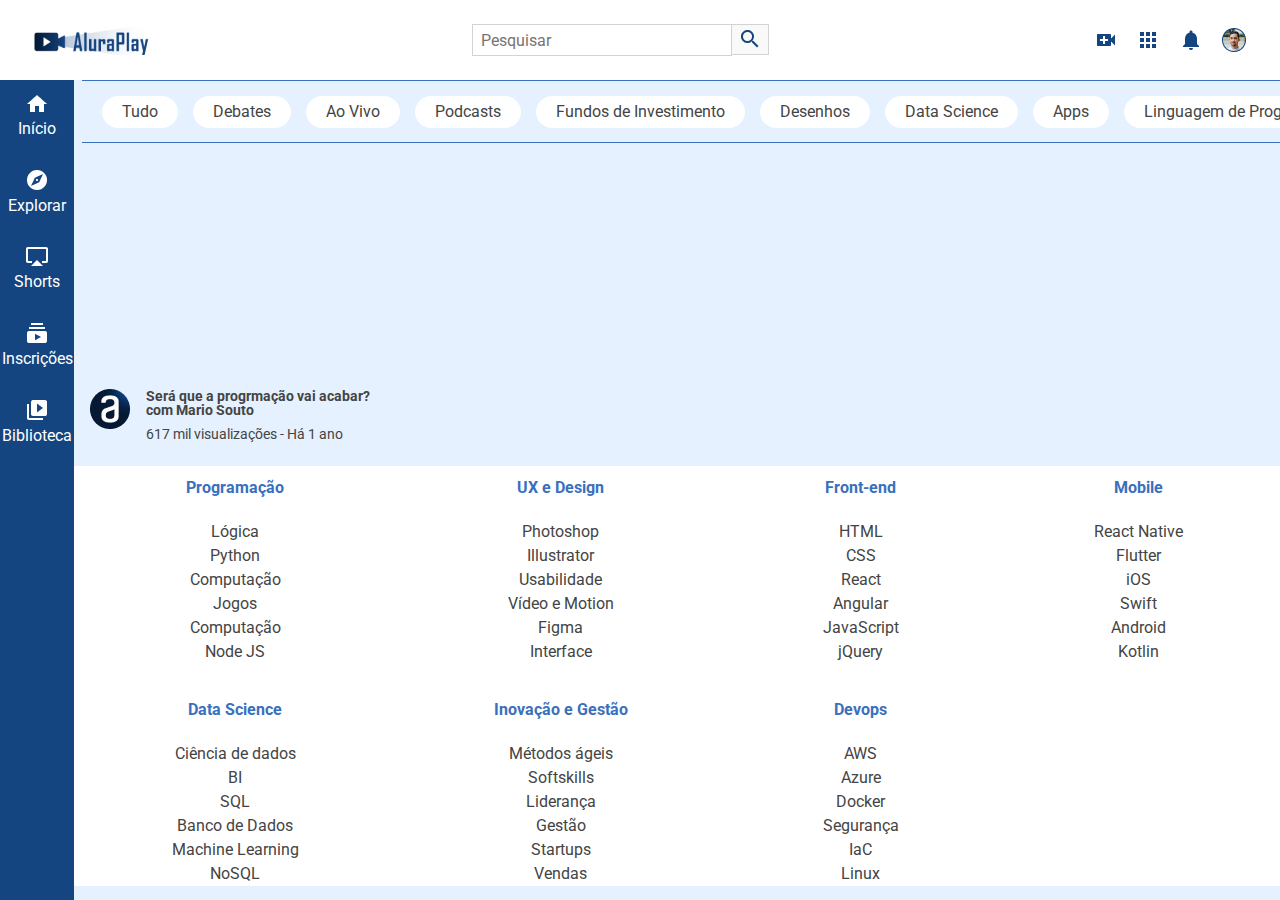
<file: index.html>
<!DOCTYPE html>
<html lang="pt-br">

<head>
    <meta charset="UTF-8">
    <meta http-equiv="X-UA-Compatible" content="IE=edge">
    <meta name="viewport" content="width=device-width, initial-scale=1.0">
    <link href="https://fonts.googleapis.com/css2?family=Roboto:wght@400;700&display=swap" rel="stylesheet">
    <link rel="stylesheet" href="./css/reset.css">
    <link rel="stylesheet" href="./css/estilos.css">
    <link rel="stylesheet" href="./css/flexbox.css">
    <title>AluraPlay</title>
    <link rel="shortcut icon" href="./img/favicon.ico" type="image/x-icon">
</head>

<body>

    <!-- Cabecalho -->
    <header>

        <nav class="cabecalho__container">

            <h1 class="logo__item" href="#"></h1>

            <div class="cabecalho__pesquisar__item">
                <form action="">
                    <input type="search" placeholder="Pesquisar" id="pesquisar" class="pesquisar__input">
                    <label for="pesquisar" class="pesquisar__label"></label>
                </form>
                <a href="#" class="cabecalho__audio"></a>
            </div>

            <div class="cabecalho__icones__item">
                <a href="#" class="cabecalho__videos"></a>
                <a href="#" class="cabecalho__apps"></a>
                <a href="#" class="cabecalho__notificacoes"></a>
                <a href="#" class="cabecalho__avatar"></a>
            </div>

        </nav>

    </header>

    <!-- Menu lateral -->

    <aside class="menu__container">
        <ul class="menu__lista">
            <li>
                <a class="menu__itens" href="#">
                    <i class="icone__inicio icone-item"></i>
                    <span>Início</span></a>
            </li>

            <li>
                <a class="menu__itens" href="#">
                    <i class="icone__explorar icone-item"></i>
                    <span>Explorar</span></a>
            </li>

            <li>
                <a class="menu__itens" href="#">
                    <i class="icone__shorts icone-item"></i>
                    <span>Shorts</span></a>
            </li>

            <li>
                <a class="menu__itens" href="#">
                    <i class="icone__inscricoes icone-item"></i>
                    <span>Inscrições</span></a>
            </li>

            <li>
                <a class="menu__itens" href="#">
                    <i class="icone__biblioteca icone-item"></i>
                    <span>Biblioteca</span></a>
            </li>
        </ul>

        <ul class="menu__lista">
            <li>
                <a class="menu__itens" href="#">
                    <i class="icone__historico icone-item"></i>
                    <span>Histórico</span></a>
            </li>

            <li>
                <a class="menu__itens" href="#">
                    <i class="icone__relogio icone-item"></i>
                    <span>Assistir mais tarde</span></a>
            </li>

            <li>
                <a class="menu__itens" href="#">
                    <i class="icone__like icone-item"></i>
                    <span>Marcados com like</span></a>
            </li>
        </ul>

        <ul class="menu__lista">
            <li>
                <a class="menu__itens" href="#">
                    <i class="icone__mostrar icone-item"></i>
                    <span>Mostrar mais 2</span></a>
            </li>

            <li>
                <a class="menu__itens" href="#">
                    <i class="icone__deschamps icone-item"></i>
                    <span>Felipe Deschamps</span></a>
            </li>

            <li>
                <a class="menu__itens" href="#">
                    <i class="icone__nerd icone-item"></i>
                    <span>Jovem Nerd</span></a>
            </li>

            <li>
                <a class="menu__itens" href="#">
                    <i class="icone__souto icone-item"></i>
                    <span>Mario Souto</span></a>
            </li>

            <li>
                <a class="menu__itens" href="#">
                    <i class="icone__iamarino icone-item"></i>
                    <span>Atila Iamarino</span></a>
            </li>

            <li>
                <a class="menu__itens" href="#">
                    <i class="icone__ballerini icone-item"></i>
                    <span>Rafaella Ballerini</span></a>
            </li>

            <li>
                <a class="menu__itens" href="#">
                    <i class="icone__gaveta icone-item"></i>
                    <span>Gaveta</span></a>
            </li>

            <li>
                <a class="menu__itens" href="#">
                    <i class="icone__alura icone-item"></i>
                    <span>Alura</span></a>
            </li>

            <li>
                <a class="menu__itens inscricoes" href="#">INSCRIÇÕES</a>
            </li>
        </ul>

        <ul class="menu__lista">
            <li class="jogos">
                <a class="menu__itens" href="#">
                    <i class="icone__jogos icone-item"></i>
                    <span>Jogos</span></a>
            </li>

            <li class="filmes">
                <a class="menu__itens" href="#">
                    <i class="icone__filmes icone-item"></i>
                    <span>Filmes</span></a>
            </li>
            <li class="premium">
                <a class="menu__itens" href="#">
                    <i class="icone__videos icone-item"></i>
                    <span>Vídeo Premium</span></a>
            </li>

            <li class="menu__itens maispagina">
                <a href="#">MAIS DA PÁGINA</a>
            </li>
        </ul>
    </aside>

    <!-- Seção superior -->

    <section class="superior__secao__container">
        <a class="superior__item" href="#">Tudo</a>
        <a class="superior__item" href="#">Debates</a>
        <a class="superior__item" href="#">Ao Vivo</a>
        <a class="superior__item" href="#">Podcasts</a>
        <a class="superior__item" href="#">Fundos de Investimento</a>
        <a class="superior__item" href="#">Desenhos</a>
        <a class="superior__item" href="#">Data Science</a>
        <a class="superior__item" href="#">Apps</a>
        <a class="superior__item" href="#">Linguagem de Programação</a>
        <a class="superior__item" href="#">Ciência da Computação</a>
        <a class="superior__item" href="#">Marketing</a>
    </section>

    <!-- Vídeos -->

    <ul class="videos__container">
        <li class="videos__item">
            <iframe width="100%" height="72%" src="https://www.youtube.com/embed/_G_8_ekdkyA?si=Jtv7BzeEpWppjW6T" title="YouTube video player" frameborder="0" allow="accelerometer; autoplay; clipboard-write; encrypted-media; gyroscope; picture-in-picture; web-share" allowfullscreen></iframe>
            <div class="descricao-video">
                <img src="./img/videos/Ellipse 11.png" alt="Logo do canal Alura Cursos Online">
                <h3>Será que a progrmação vai acabar? com Mario Souto</h3>
                <p>617 mil visualizações - Há 1 ano</p>
            </div>
        </li>
    </ul>

    <!-- <Seção rodapé> -->
    <footer class="rodape__container">
        <section>
            <h2 class="rodape__titulo">Programação</h2>
            <p class="rodape__texto">Lógica</p>
            <p>Python</p>
            <p>Computação</p>
            <p>Jogos</p>
            <p>Computação</p>
            <p>Node JS</p>
        </section>

        <section>
            <h2 class="rodape__titulo">Data Science</h2>
            <p class="rodape__texto">Ciência de dados</p>
            <p>BI</p>
            <p>SQL</p>
            <p>Banco de Dados</p>
            <p>Machine Learning</p>
            <p>NoSQL</p>
        </section>

        <section>
            <h2 class="rodape__titulo">UX e Design</h2>
            <p class="rodape__texto">Photoshop</p>
            <p>Illustrator</p>
            <p>Usabilidade</p>
            <p>Vídeo e Motion</p>
            <p>Figma</p>
            <p>Interface</p>
        </section>

        <section>
            <h2 class="rodape__titulo">Inovação e Gestão</h2>
            <p class="rodape__texto">Métodos ágeis</p>
            <p>Softskills</p>
            <p>Liderança</p>
            <p>Gestão</p>
            <p>Startups</p>
            <p>Vendas</p>
        </section>

        <section>
            <h2 class="rodape__titulo">Front-end</h2>
            <p class="rodape__texto">HTML</p>
            <p>CSS</p>
            <p>React</p>
            <p>Angular</p>
            <p>JavaScript</p>
            <p>jQuery</p>
        </section>

        <section>
            <h2 class="rodape__titulo">Devops</h2>
            <p class="rodape__texto">AWS</p>
            <p>Azure</p>
            <p>Docker</p>
            <p>Segurança</p>
            <p>IaC</p>
            <p>Linux</p>
        </section>

        <section>
            <h2 class="rodape__titulo">Mobile</h2>
            <p class="rodape__texto">React Native</p>
            <p>Flutter</p>
            <p>iOS</p>
            <p>Swift</p>
            <p>Android</p>
            <p>Kotlin</p>
        </section>
    </footer>

</body>

</html>
</file>
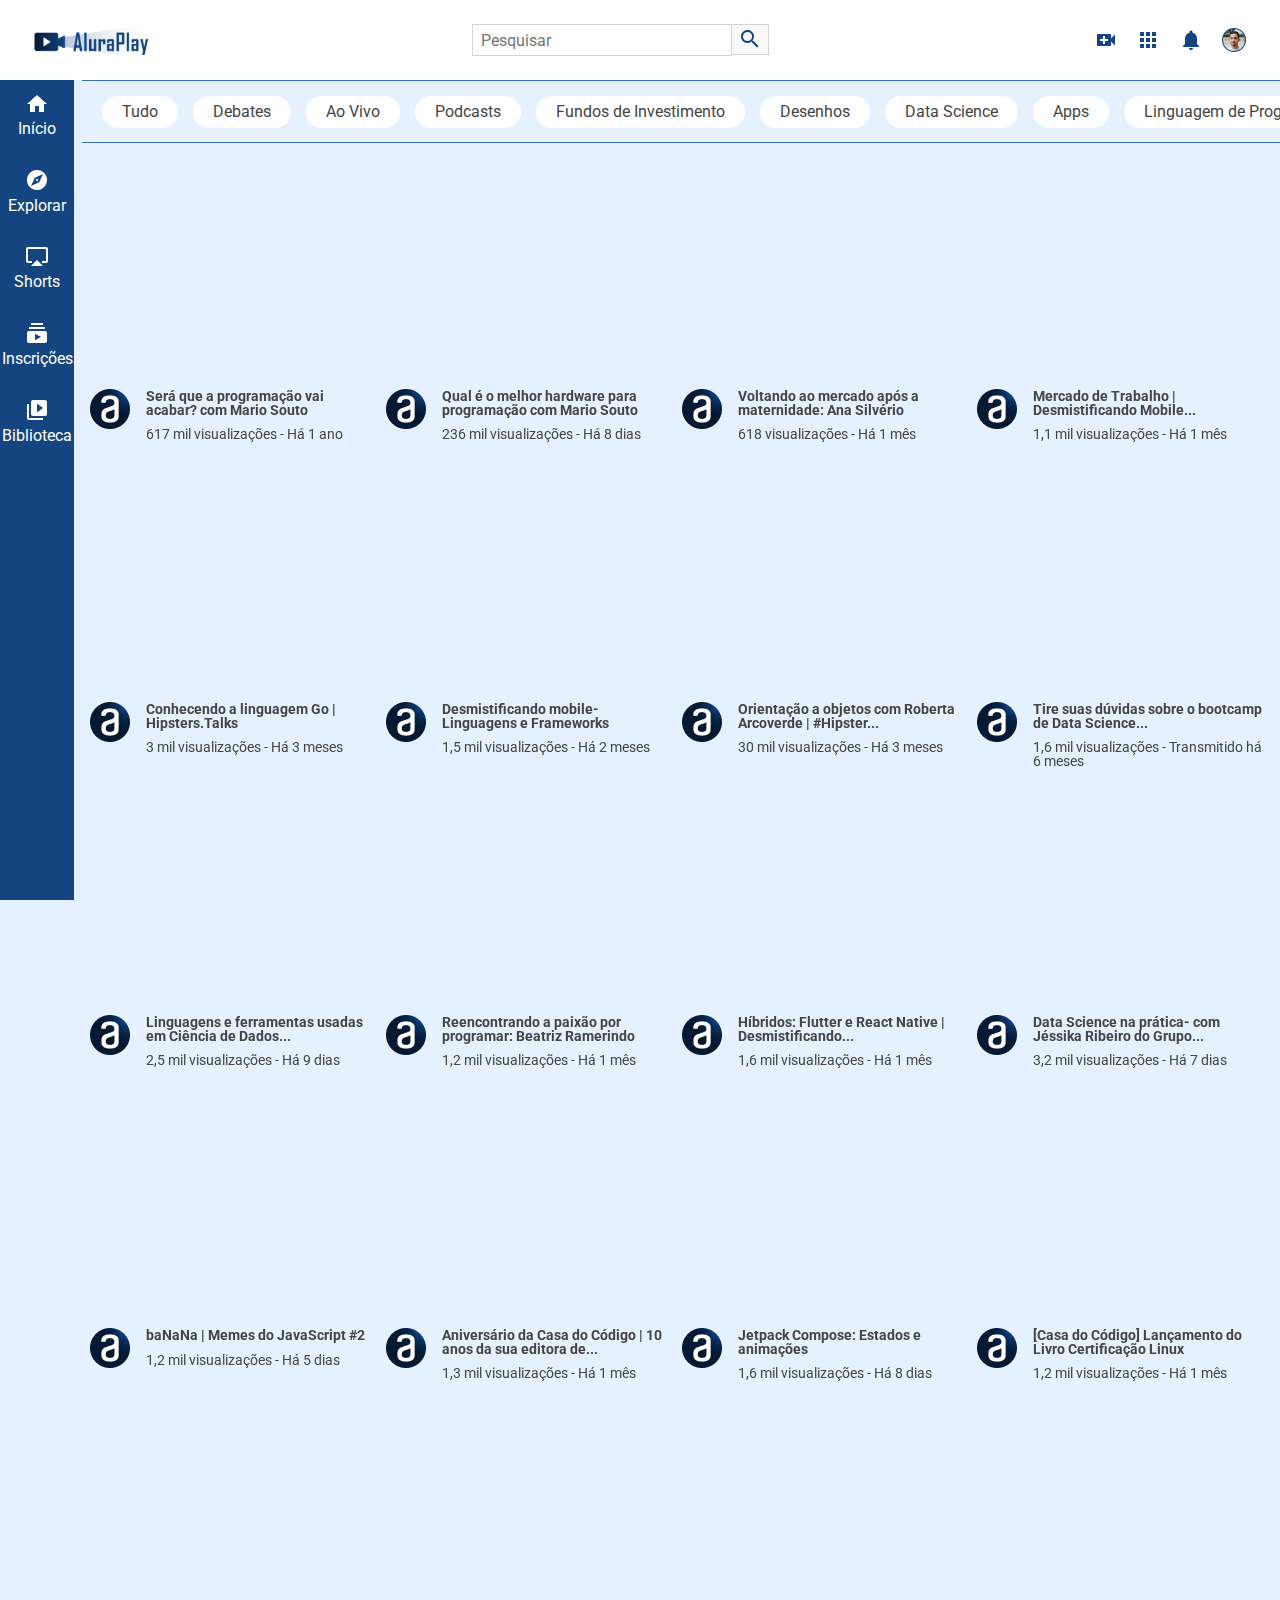
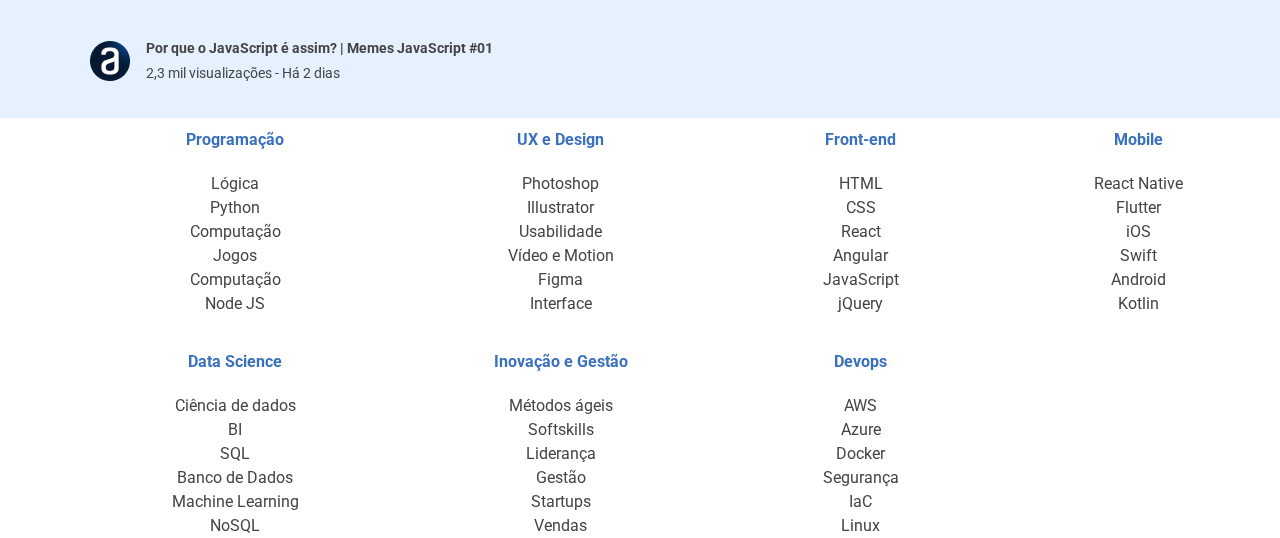
<file: aluraplay-flexbox/index.html>
<!DOCTYPE html>
<html lang="pt-br">

<head>
    <meta charset="UTF-8">
    <meta http-equiv="X-UA-Compatible" content="IE=edge">
    <meta name="viewport" content="width=device-width, initial-scale=1.0">
    <link href="https://fonts.googleapis.com/css2?family=Roboto:wght@400;700&display=swap" rel="stylesheet">
    <link rel="stylesheet" href="./css/reset.css">
    <link rel="stylesheet" href="./css/estilos.css">
    <link rel="stylesheet" href="./css/flexbox.css">
    <title>AluraPlay</title>
    <link rel="shortcut icon" href="./img/favicon.ico" type="image/x-icon">
</head>

<body>

    <!-- Cabecalho -->
    <header>

        <nav class="cabecalho__container">

            <h1 class="logo__item" href="#"></h1>

            <div class="cabecalho__pesquisar__item">
                <form action="">
                    <input type="search" placeholder="Pesquisar" id="pesquisar" class="pesquisar__input">
                    <label for="pesquisar" class="pesquisar__label"></label>
                </form>
                <a href="#" class="cabecalho__audio"></a>
            </div>

            <div class="cabecalho__icones__item">
                <a href="#" class="cabecalho__videos"></a>
                <a href="#" class="cabecalho__apps"></a>
                <a href="#" class="cabecalho__notificacoes"></a>
                <a href="#" class="cabecalho__avatar"></a>
            </div>

        </nav>

    </header>

    <!-- Menu lateral -->

    <aside class="menu__container">
        <ul class="menu__lista">
            <li>
                <a class="menu__itens" href="#">
                    <i class="icone__inicio icone-item"></i>
                    <span>Início</span></a>
            </li>

            <li>
                <a class="menu__itens" href="#">
                    <i class="icone__explorar icone-item"></i>
                    <span>Explorar</span></a>
            </li>

            <li>
                <a class="menu__itens" href="#">
                    <i class="icone__shorts icone-item"></i>
                    <span>Shorts</span></a>
            </li>

            <li>
                <a class="menu__itens" href="#">
                    <i class="icone__inscricoes icone-item"></i>
                    <span>Inscrições</span></a>
            </li>

            <li>
                <a class="menu__itens" href="#">
                    <i class="icone__biblioteca icone-item"></i>
                    <span>Biblioteca</span></a>
            </li>
        </ul>

        <ul class="menu__lista">
            <li>
                <a class="menu__itens" href="#">
                    <i class="icone__historico icone-item"></i>
                    <span>Histórico</span></a>
            </li>

            <li>
                <a class="menu__itens" href="#">
                    <i class="icone__relogio icone-item"></i>
                    <span>Assistir mais tarde</span></a>
            </li>

            <li>
                <a class="menu__itens" href="#">
                    <i class="icone__like icone-item"></i>
                    <span>Marcados com like</span></a>
            </li>
        </ul>

        <ul class="menu__lista">
            <li>
                <a class="menu__itens" href="#">
                    <i class="icone__mostrar icone-item"></i>
                    <span>Mostrar mais 2</span></a>
            </li>

            <li>
                <a class="menu__itens" href="#">
                    <i class="icone__deschamps icone-item"></i>
                    <span>Felipe Deschamps</span></a>
            </li>

            <li>
                <a class="menu__itens" href="#">
                    <i class="icone__nerd icone-item"></i>
                    <span>Jovem Nerd</span></a>
            </li>

            <li>
                <a class="menu__itens" href="#">
                    <i class="icone__souto icone-item"></i>
                    <span>Mario Souto</span></a>
            </li>

            <li>
                <a class="menu__itens" href="#">
                    <i class="icone__iamarino icone-item"></i>
                    <span>Atila Iamarino</span></a>
            </li>

            <li>
                <a class="menu__itens" href="#">
                    <i class="icone__ballerini icone-item"></i>
                    <span>Rafaella Ballerini</span></a>
            </li>

            <li>
                <a class="menu__itens" href="#">
                    <i class="icone__gaveta icone-item"></i>
                    <span>Gaveta</span></a>
            </li>

            <li>
                <a class="menu__itens" href="#">
                    <i class="icone__alura icone-item"></i>
                    <span>Alura</span></a>
            </li>

            <li>
                <a class="menu__itens inscricoes" href="#">INSCRIÇÕES</a>
            </li>
        </ul>

        <ul class="menu__lista">
            <li class="jogos">
                <a class="menu__itens" href="#">
                    <i class="icone__jogos icone-item"></i>
                    <span>Jogos</span></a>
            </li>

            <li class="filmes">
                <a class="menu__itens" href="#">
                    <i class="icone__filmes icone-item"></i>
                    <span>Filmes</span></a>
            </li>
            <li class="premium">
                <a class="menu__itens" href="#">
                    <i class="icone__videos icone-item"></i>
                    <span>Vídeo Premium</span></a>
            </li>

            <li class="menu__itens maispagina">
                <a href="#">MAIS DA PÁGINA</a>
            </li>
        </ul>
    </aside>

    <!-- Seção superior -->

    <section class="superior__secao__container">
        <a class="superior__item" href="#">Tudo</a>
        <a class="superior__item" href="#">Debates</a>
        <a class="superior__item" href="#">Ao Vivo</a>
        <a class="superior__item" href="#">Podcasts</a>
        <a class="superior__item" href="#">Fundos de Investimento</a>
        <a class="superior__item" href="#">Desenhos</a>
        <a class="superior__item" href="#">Data Science</a>
        <a class="superior__item" href="#">Apps</a>
        <a class="superior__item" href="#">Linguagem de Programação</a>
        <a class="superior__item" href="#">Ciência da Computação</a>
        <a class="superior__item" href="#">Marketing</a>
    </section>

    <!-- Vídeos -->

    <ul class="videos__container">
        <li class="videos__item">
            <iframe width="100%" height="72%" src="https://www.youtube.com/embed/_G_8_ekdkyA?si=Jtv7BzeEpWppjW6T" title="YouTube video player" frameborder="0" allow="accelerometer; autoplay; clipboard-write; encrypted-media; gyroscope; picture-in-picture; web-share" allowfullscreen></iframe>
            <div class="descricao-video">
                <img src="./img/videos/Ellipse 11.png" alt="Logo do canal Alura Cursos Online">
                <h3>Será que a programação vai acabar? com Mario Souto</h3>
                <p>617 mil visualizações - Há 1 ano</p>
            </div>
        </li>
        <li class="videos__item">
            <iframe width="100%"  height="72%" src="https://www.youtube.com/embed/pA-EgOaF23I" title="YouTube video player" frameborder="0"
                allow="accelerometer; autoplay; clipboard-write; encrypted-media; gyroscope; picture-in-picture"
                allowfullscreen></iframe>
            <div class="descricao-video">
                <img src="./img/videos/Ellipse 11.png" alt="Logo do canal Alura Cursos Online">
                <h3>Qual é o melhor hardware para programação com Mario Souto</h3>
                <p>236 mil visualizações - Há 8 dias</p>
            </div>
        </li>
        <li class="videos__item">
            <iframe width="100%"  height="72%" src="https://www.youtube.com/embed/OrnUhR41MYI"
                title="Voltando ao mercado após a maternidade: Ana Silvério" frameborder="0"
                allow="accelerometer; autoplay; clipboard-write; encrypted-media; gyroscope; picture-in-picture"
                allowfullscreen></iframe>
            <div class="descricao-video">
                <img src="./img/videos/Ellipse 11.png" alt="Logo do canal Alura Cursos Online">
                <h3>Voltando ao mercado após a maternidade: Ana Silvério</h3>
                <p>618 visualizações - Há 1 mês</p>
            </div>
        </li>
        <li class="videos__item">
            <iframe width="100%"  height="72%" src="https://www.youtube.com/embed/YhnNOTde2I0"
                title="Mercado de Trabalho | Desmistificando Mobile - Episódio 5" frameborder="0"
                allow="accelerometer; autoplay; clipboard-write; encrypted-media; gyroscope; picture-in-picture"
                allowfullscreen></iframe>
            <div class="descricao-video">
                <img src="./img/videos/Ellipse 11.png" alt="Logo do canal Alura Cursos Online">
                <h3>Mercado de Trabalho | Desmistificando Mobile...</h3>
                <p>1,1 mil visualizações - Há 1 mês</p>
            </div>
        </li>
        <li class="videos__item">
            <iframe width="100%"  height="72%" src="https://www.youtube.com/embed/y8FeZMv37WU" title="Conhecendo a linguagem Go | Hipsters.Talks"
                frameborder="0"
                allow="accelerometer; autoplay; clipboard-write; encrypted-media; gyroscope; picture-in-picture"
                allowfullscreen></iframe>
            <div class="descricao-video">
                <img src="./img/videos/Ellipse 11.png" alt="Logo do canal Alura Cursos Online">
                <h3>Conhecendo a linguagem Go | Hipsters.Talks</h3>
                <p>3 mil visualizações - Há 3 meses</p>
            </div>
        </li>
        <li class="videos__item">
            <iframe width="100%"  height="72%" src="https://www.youtube.com/embed/fmu1LQvZhms"
                title="Desmistificando mobile- Linguagens e Frameworks - Episódio 2" frameborder="0"
                allow="accelerometer; autoplay; clipboard-write; encrypted-media; gyroscope; picture-in-picture"
                allowfullscreen></iframe>
            <div class="descricao-video">
                <img src="./img/videos/Ellipse 11.png" alt="Logo do canal Alura Cursos Online">
                <h3>Desmistificando mobile- Linguagens e Frameworks</h3>
                <p>1,5 mil visualizações - Há 2 meses</p>
            </div>
        </li>
        <li class="videos__item">
            <iframe width="100%"  height="72%" src="https://www.youtube.com/embed/jpuJ1qrluoU"
                title="Orientação a objetos com Roberta Arcoverde | #HipstersPontoTube" frameborder="0"
                allow="accelerometer; autoplay; clipboard-write; encrypted-media; gyroscope; picture-in-picture"
                allowfullscreen></iframe>
            <div class="descricao-video">
                <img src="./img/videos/Ellipse 11.png" alt="Logo do canal Alura Cursos Online">
                <h3>Orientação a objetos com Roberta Arcoverde | #Hipster...</h3>
                <p>30 mil visualizações - Há 3 meses</p>
            </div>
        </li>
        <li class="videos__item">
            <iframe width="100%"  height="72%" src="https://www.youtube.com/embed/2HhPcadvjqU"
                title="Tire suas dúvidas sobre o bootcamp de Data Science." frameborder="0"
                allow="accelerometer; autoplay; clipboard-write; encrypted-media; gyroscope; picture-in-picture"
                allowfullscreen></iframe>
            <div class="descricao-video">
                <img src="./img/videos/Ellipse 11.png" alt="Logo do canal Alura Cursos Online">
                <h3>Tire suas dúvidas sobre o bootcamp de Data Science...</h3>
                <p>1,6 mil visualizações - Transmitido há 6 meses</p>
            </div>
        </li>
        <li class="videos__item">
            <iframe width="100%"  height="72%" src="https://www.youtube.com/embed/h83e1aAM5xQ" title="
                4:06
                TOCANDO AGORA
                Linguagens e ferramentas usadas em Ciência de Dados | Universo Data Science - Episódio 3"
                frameborder="0"
                allow="accelerometer; autoplay; clipboard-write; encrypted-media; gyroscope; picture-in-picture"
                allowfullscreen></iframe>
            <div class="descricao-video">
                <img src="./img/videos/Ellipse 11.png" alt="Logo do canal Alura Cursos Online">
                <h3>Linguagens e ferramentas usadas em Ciência de Dados...</h3>
                <p>2,5 mil visualizações - Há 9 dias</p>
            </div>
        </li>
        <li class="videos__item">
            <iframe width="100%"  height="72%" src="https://www.youtube.com/embed/CnB3eLTrkn4"
                title="Reencontrando a paixão por programar: Beatriz Ramerindo" frameborder="0"
                allow="accelerometer; autoplay; clipboard-write; encrypted-media; gyroscope; picture-in-picture"
                allowfullscreen></iframe>
            <div class="descricao-video">
                <img src="./img/videos/Ellipse 11.png" alt="Logo do canal Alura Cursos Online">
                <h3>Reencontrando a paixão por programar: Beatriz Ramerindo</h3>
                <p>1,2 mil visualizações - Há 1 mês</p>
            </div>
        </li>
        <li class="videos__item">
            <iframe width="100%"  height="72%" src="https://www.youtube.com/embed/vf9P_PycgRw"
                title="Híbridos: Flutter e React Native | Desmistificando Mobile - Episódio 4" frameborder="0"
                allow="accelerometer; autoplay; clipboard-write; encrypted-media; gyroscope; picture-in-picture"
                allowfullscreen></iframe>
            <div class="descricao-video">
                <img src="./img/videos/Ellipse 11.png" alt="Logo do canal Alura Cursos Online">
                <h3>Híbridos: Flutter e React Native | Desmistificando...</h3>
                <p>1,6 mil visualizações - Há 1 mês</p>
            </div>
        </li>
        <li class="videos__item">
            <iframe width="100%"  height="72%" src="https://www.youtube.com/embed/Nts3P35mHzE"
                title="Data Science na prática- com Jéssika Ribeiro do Grupo Boticário | Universo Data Science - Episódio 4"
                frameborder="0"
                allow="accelerometer; autoplay; clipboard-write; encrypted-media; gyroscope; picture-in-picture"
                allowfullscreen></iframe>
            <div class="descricao-video">
                <img src="./img/videos/Ellipse 11.png" alt="Logo do canal Alura Cursos Online">
                <h3>Data Science na prática- com Jéssika Ribeiro do Grupo...</h3>
                <p>3,2 mil visualizações - Há 7 dias</p>
            </div>
        </li>
        <li class="videos__item">
            <iframe width="100%"  height="72%" src="https://www.youtube.com/embed/HBVCsBtsmzA" title="baNaNa | Memes do JavaScript - Episódio 2"
                frameborder="0"
                allow="accelerometer; autoplay; clipboard-write; encrypted-media; gyroscope; picture-in-picture"
                allowfullscreen></iframe>
            <div class="descricao-video">
                <img src="./img/videos/Ellipse 11.png" alt="Logo do canal Alura Cursos Online">
                <h3>baNaNa | Memes do JavaScript #2</h3>
                <p>1,2 mil visualizações - Há 5 dias</p>
            </div>
        </li>
        <li class="videos__item">
            <iframe width="100%"  height="72%" src="https://www.youtube.com/embed/SyEdlBSw11k"
                title="Aniversário da Casa do Código | 10 anos da sua editora de Tecnologia" frameborder="0"
                allow="accelerometer; autoplay; clipboard-write; encrypted-media; gyroscope; picture-in-picture"
                allowfullscreen></iframe>
            <div class="descricao-video">
                <img src="./img/videos/Ellipse 11.png" alt="Logo do canal Alura Cursos Online">
                <h3>Aniversário da Casa do Código | 10 anos da sua editora de...</h3>
                <p>1,3 mil visualizações - Há 1 mês</p>
            </div>
        </li>
        <li class="videos__item">
            <iframe width="100%"  height="72%" src="https://www.youtube.com/embed/FKYBCl_I9zU"
                title="Jetpack Compose: Estados e animações | #AluraMais" frameborder="0"
                allow="accelerometer; autoplay; clipboard-write; encrypted-media; gyroscope; picture-in-picture"
                allowfullscreen></iframe>
            <div class="descricao-video">
                <img src="./img/videos/Ellipse 11.png" alt="Logo do canal Alura Cursos Online">
                <h3>Jetpack Compose: Estados e animações</h3>
                <p>1,6 mil visualizações - Há 8 dias</p>
            </div>
        </li>
        <li class="videos__item">
            <iframe width="100%"  height="72%" src="https://www.youtube.com/embed/68EGCA67g_A"
                title="[Casa do Código] Lançamento do Livro Certificação Linux" frameborder="0"
                allow="accelerometer; autoplay; clipboard-write; encrypted-media; gyroscope; picture-in-picture"
                allowfullscreen></iframe>
            <div class="descricao-video">
                <img src="./img/videos/Ellipse 11.png" alt="Logo do canal Alura Cursos Online">
                <h3>[Casa do Código] Lançamento do Livro Certificação Linux</h3>
                <p>1,2 mil visualizações - Há 1 mês</p>
            </div>
        </li>
        <li class="videos__item">
            <iframe width="100%"  height="72%" src="https://www.youtube.com/embed/VHxoyduIt18"
                title="Por que o JavaScript é assim? | Memes do JavaScript - Episódio 1" frameborder="0"
                allow="accelerometer; autoplay; clipboard-write; encrypted-media; gyroscope; picture-in-picture"
                allowfullscreen></iframe>
            <div class="descricao-video">
                <img src="./img/videos/Ellipse 11.png" alt="Logo do canal Alura Cursos Online">
                <h3>Por que o JavaScript é assim? | Memes JavaScript #01</h3>
                <p>2,3 mil visualizações - Há 2 dias</p>
            </div>
        </li>
    </ul>

    

    <!-- <Seção rodapé> -->
    <footer class="rodape__container">
        <section>
            <h2 class="rodape__titulo">Programação</h2>
            <p class="rodape__texto">Lógica</p>
            <p>Python</p>
            <p>Computação</p>
            <p>Jogos</p>
            <p>Computação</p>
            <p>Node JS</p>
        </section>

        <section>
            <h2 class="rodape__titulo">Data Science</h2>
            <p class="rodape__texto">Ciência de dados</p>
            <p>BI</p>
            <p>SQL</p>
            <p>Banco de Dados</p>
            <p>Machine Learning</p>
            <p>NoSQL</p>
        </section>

        <section>
            <h2 class="rodape__titulo">UX e Design</h2>
            <p class="rodape__texto">Photoshop</p>
            <p>Illustrator</p>
            <p>Usabilidade</p>
            <p>Vídeo e Motion</p>
            <p>Figma</p>
            <p>Interface</p>
        </section>

        <section>
            <h2 class="rodape__titulo">Inovação e Gestão</h2>
            <p class="rodape__texto">Métodos ágeis</p>
            <p>Softskills</p>
            <p>Liderança</p>
            <p>Gestão</p>
            <p>Startups</p>
            <p>Vendas</p>
        </section>

        <section>
            <h2 class="rodape__titulo">Front-end</h2>
            <p class="rodape__texto">HTML</p>
            <p>CSS</p>
            <p>React</p>
            <p>Angular</p>
            <p>JavaScript</p>
            <p>jQuery</p>
        </section>

        <section>
            <h2 class="rodape__titulo">Devops</h2>
            <p class="rodape__texto">AWS</p>
            <p>Azure</p>
            <p>Docker</p>
            <p>Segurança</p>
            <p>IaC</p>
            <p>Linux</p>
        </section>

        <section>
            <h2 class="rodape__titulo">Mobile</h2>
            <p class="rodape__texto">React Native</p>
            <p>Flutter</p>
            <p>iOS</p>
            <p>Swift</p>
            <p>Android</p>
            <p>Kotlin</p>
        </section>
    </footer>

</body>

</html>
</file>
<file: css/estilos.css>
*,
*::before,
*::after {
    --azul-escuro: #154580;
    --azul-medio: #3970BE;
    --azul-claro: #E5F1FF;
    --cinza-texto: #444444;
    --cinza-claro: #ECECEC;
    box-sizing: border-box;
}

body {
    font-family: Roboto, Arial, Helvetica, sans-serif;
    background-color: var(--azul-claro);
    position: relative;
    width: 100%;
    height: 100vh;
    overflow: auto;
    font-size: 14px;
    color: white;
    box-sizing: border-box;
    text-align: center;
}

/* CABEÇALHO */

.cabecalho__container {
    background-color: white;
    height: 80px;
    width: 100%;
    padding: 0 25px;
}

.logo__item {
    background-image: url(../img/cabecalho/Logo.png);
    background-repeat: no-repeat;
    padding: 15px 65px;
    cursor: pointer;
}

.pesquisar__input {
    width: 260px;
    height: 32px;
    border: 1px solid rgb(211, 211, 211);
    font-size: 16px;
    padding: 3px 8px;
    border: 1px solid rgb(211, 211, 211);
}

.pesquisar__label {
    background-image: url(../img/cabecalho/search.png);
    background-repeat: no-repeat;
    background-position: center;
    border: 1px solid rgb(211, 211, 211);
    background-color: #F9F9F9;
    border-left: none;
    padding: 8px 18px 5px;
    cursor: pointer;
}

.cabecalho__audio {
    background-image: url(../img/cabecalho/mic.png);
    padding: 20px;
    display: none;
}

.cabecalho__videos {
    background-image: url(../img/cabecalho/video_call.png);
    background-repeat: no-repeat;
    background-position: center;
    padding: 20px;
}

.cabecalho__apps {
    background-image: url(../img/cabecalho/apps.png);
    background-repeat: no-repeat;
    background-position: center;
    padding: 13px 30px 13px 13px;
}

.cabecalho__notificacoes {
    background-image: url(../img/cabecalho/notifications.png);
    background-repeat: no-repeat;
    background-position: center;
    padding: 13px 30px 13px 13px;
}

.cabecalho__avatar {
    background-image: url(../img/cabecalho/Avatar.png);
    background-repeat: no-repeat;
    background-position: center;
    padding: 13px 30px 13px 13px;
}

/* MENU LATERAL */

.menu__container {
    background-color: var(--azul-escuro);
    font-size: 14px;
}

.menu__itens:hover {
    background-color: var(--azul-medio);
    transition: .5s;
}

.icone__inicio::before {
    content: url(../img/menu/home.png);
}

.icone__explorar::before {
    content: url(../img/menu/explore.png);
}

.icone__shorts::before {
    content: url(../img/menu/shorts.png);
}

.icone__inscricoes::before {
    content: url(../img/menu/subscriptions.png);
}

.icone__biblioteca::before {
    content: url(../img/menu/video_library.png);
}

.icone__historico::before {
    content: url(../img/menu/history.png);
}

.icone__relogio::before {
    content: url(../img/menu/history_toggle_off.png);
}

.icone__like::before {
    content: url(../img/menu/thumb_up_alt.png);
}

.icone__alura::before {
    content: url(../img/menu/Avatar_Alura.png);
}

.icone__gaveta::before {
    content: url(../img/menu/Avatar_Gaveta.png);
}

.icone__ballerini::before {
    content: url(../img/menu/Avatar_Rafa.png);
}

.icone__iamarino::before {
    content: url(../img/menu/Avatar_Atila.png);
}

.icone__souto::before {
    content: url(../img/menu/Avatar_Souto.png);
}

.icone__nerd::before {
    content: url(../img/menu/Avatar_Jovem_Nerd.png);
}

.icone__deschamps::before {
    content: url(../img/menu/Avatar_Deschamps.png);
}

.icone__mostrar::before {
    content: url(../img/menu/keyboard_arrow_down.png);
}

.icone__videos::before {
    content: url(../img/menu/videos.png);
}

.icone__filmes::before {
    content: url(../img/menu/filmes.png);
}

.icone__jogos::before {
    content: url(../img/menu/jogos.png);
}

/* SECAO SUPERIOR */

.superior__secao__container {
    height: 63px;
    color: white;
    font-size: 16px;
    background-color: var(--azul-claro);
    padding: 0 20px;
    position: fixed;
    top: 80px;
    right: 0;
    left: 0;
}

.superior__item {
    color: var(--cinza-texto);
    font-size: 16px;
    background-color: white;
    border-radius: 20px;
    padding: 8px 20px;
    cursor: pointer;
}

.superior__item:hover {
    color: white;
    background-color: var(--azul-escuro);
    transition: .5s;
}

/* SEÇÃO VÍDEOS */

.videos__container {
    color: black;
    padding: 153px 20px 10px 20px;
}

.videos__item:hover {
    transform: scale(1.3);
    background-color: var(--azul-claro);
    z-index: 2;
    transition: .5s;
}

.descricao-video h3 {
    font-weight: 700;
    color: #444444;
}

.descricao-video p {
    font-size: 14px;
    color: #444444;
}

/* RODAPÉ */

.rodape__container {
    width: 100%;
    height: 875px;
    color: var(--cinza-texto);
    line-height: 1.5;
    font-size: 16px;
    background-color: white;
}

.rodape__titulo {
    color: var(--azul-medio);
    font-weight: bold;
    padding: 10px 0 20px 0;
}

@media(min-width: 834px) {

    body {
        height: 100vh;
    }

    /* ESTILOS DO MENU LATERAL */

    .menu__container {
        font-size: 16px;
    }

    .menu__lista {
        padding-top: 15px;
    }

    .menu__lista li {
        width: 100%;
    }

    /* ESTILOS DA SECAO SUPERIOR */

    .superior__secao__container {
        border-top: var(--azul-medio) 1px solid;
        border-bottom: var(--azul-medio) 1px solid;
        width: auto;
        left: 82px;
    }

    /*ESTILOS SEÇÃO VÍDEOS */

    .videos__container {
        padding-left: 90px;
        padding-right: 17px;
    }

    .videos__item:hover {
        transform: scale(1.3);
    }

    /* ESTILOS RODAPÉ */

    .rodape__container {
        height: 420px;
        padding-left: 74px;
    }

}

@media(min-width: 1440px) {

    /* SEÇÃO SUPERIOR */

    .superior__secao__container {
        left: 247px;
    }

    /* ESTILOS DO MENU LATERAL */

    .menu__lista {
        border-bottom: 1.5px solid var(--azul-medio);
    }

    /* ESTILOS VIDEOS */

    .videos__container {
        padding-right: 10px;
        padding-left: 248px;
    }

    /* ESTILOS RODAPÉ */

    .rodape__container {
        padding-left: 240px;
        height: 225px;
    }

}
</file>
<file: css/flexbox.css>
/* CABEÇALHO */

.cabecalho__container {
  display: flex;
  justify-content: space-between;
  align-items: center;
  position: fixed;
  top: 0;
}

.cabecalho__pesquisar__item {
  display: none;
}

/* MENU */

.menu__container {
  position: fixed;
  bottom: 0%;
  height: 74px;
  width: 100%;
}

.menu__lista {
  display: flex;
  justify-content: space-around; 
  height: 100%;
}

.menu__lista li {
  align-self: center;
}

.menu__itens {
  display: flex;
  flex-direction: column;
  gap: 5px;
}

.menu__lista:nth-child(2),
.menu__lista:nth-child(3),
.menu__lista:nth-child(4) {
  display: none;
}

/* SUPERIOR SEÇÃO */

.superior__secao__container {
  display: flex;
  align-items: center;
  white-space: nowrap;
  overflow: scroll;
  gap: 15px;
}

/* VIDEO */

.videos__container {
  display: flex;
  flex-wrap: wrap;
}

.videos__item {
  height: 303px;
  width: 280px;
}

/* DESCRIÇÃO VIDEOS */

.descricao-video {
  margin-top: 1rem;
  display: grid;
  text-align: start;
  column-gap: 1rem;
  row-gap: 10px;
  grid-template-columns: auto 1fr;
}

.descricao-video img {
  grid-area: 1 / 1 / 3 / 2;
}

.descricao-video h3 {
  grid-area: 1 / 2 / 2 / 3;
  font-weight: 700;
  color: #444444;
}

.descricao-video p {
  grid-area: 2 / 2 / 3 / 3;
  font-size: 14px;
  color: #444444;
}

/* RODAPÉ */

.rodape__container {
  display: flex;
  /* flex-direction: column;
  flex-wrap: wrap; */
  flex-flow: column wrap;
}

@media (min-width: 834px) {

  /* CABEÇALHO */

  .cabecalho__pesquisar__item {
    display: block;
  }

  /* MENU LATERAL */

  .menu__container {
    left: 0;
    height: auto;
    width: 74px;
    top: 80px;
  }

  .menu__lista {
    flex-direction: column;
    justify-content: flex-start;
    padding-top: 15px;
    gap: 33px;  
  }

    /* RODAPÉ */
  
    .rodape__container {
      justify-content: space-between;
    }

}

@media(min-width: 1440px) {

  .menu__container {
    width: 239px;
    overflow: scroll;
  }

  .menu__lista:nth-child(2),
  .menu__lista:nth-child(3),
  .menu__lista:nth-child(4) {
    display: flex;
  }

  .menu__lista {
    height: auto;
    padding: 20px 17px 20px 15px;
    gap: 15px;
  }

  .menu__itens {
    flex-direction: row;
    gap: 15px;
    align-items: center;
  }

  .menu__lista:nth-child(3) {
    flex-direction: column-reverse;
  }

  .jogos {
    order: 3;
  }

  .filmes {
    order: 2;
  }

  .premium {
    order: 1;
  }

  .maispagina {
    order: 4;
  }
}
</file>
<file: aluraplay-flexbox/css/estilos.css>
*,
*::before,
*::after {
    --azul-escuro: #154580;
    --azul-medio: #3970BE;
    --azul-claro: #E5F1FF;
    --cinza-texto: #444444;
    --cinza-claro: #ECECEC;
    box-sizing: border-box;
}

body {
    font-family: Roboto, Arial, Helvetica, sans-serif;
    background-color: var(--azul-claro);
    position: relative;
    width: 100%;
    height: 100vh;
    overflow: auto;
    font-size: 14px;
    color: white;
    box-sizing: border-box;
    text-align: center;
}

/* CABEÇALHO */

.cabecalho__container {
    background-color: white;
    height: 80px;
    width: 100%;
    padding: 0 25px;
}

.logo__item {
    background-image: url(../img/cabecalho/Logo.png);
    background-repeat: no-repeat;
    padding: 15px 65px;
    cursor: pointer;
}

.pesquisar__input {
    width: 260px;
    height: 32px;
    border: 1px solid rgb(211, 211, 211);
    font-size: 16px;
    padding: 3px 8px;
    border: 1px solid rgb(211, 211, 211);
}

.pesquisar__label {
    background-image: url(../img/cabecalho/search.png);
    background-repeat: no-repeat;
    background-position: center;
    border: 1px solid rgb(211, 211, 211);
    background-color: #F9F9F9;
    border-left: none;
    padding: 8px 18px 5px;
    cursor: pointer;
}

.cabecalho__audio {
    background-image: url(../img/cabecalho/mic.png);
    padding: 20px;
    display: none;
}

.cabecalho__videos {
    background-image: url(../img/cabecalho/video_call.png);
    background-repeat: no-repeat;
    background-position: center;
    padding: 20px;
}

.cabecalho__apps {
    background-image: url(../img/cabecalho/apps.png);
    background-repeat: no-repeat;
    background-position: center;
    padding: 13px 30px 13px 13px;
}

.cabecalho__notificacoes {
    background-image: url(../img/cabecalho/notifications.png);
    background-repeat: no-repeat;
    background-position: center;
    padding: 13px 30px 13px 13px;
}

.cabecalho__avatar {
    background-image: url(../img/cabecalho/Avatar.png);
    background-repeat: no-repeat;
    background-position: center;
    padding: 13px 30px 13px 13px;
}

/* MENU LATERAL */

.menu__container {
    background-color: var(--azul-escuro);
    font-size: 14px;
}

.menu__itens:hover {
    background-color: var(--azul-medio);
    transition: .5s;
}

.icone__inicio::before {
    content: url(../img/menu/home.png);
}

.icone__explorar::before {
    content: url(../img/menu/explore.png);
}

.icone__shorts::before {
    content: url(../img/menu/shorts.png);
}

.icone__inscricoes::before {
    content: url(../img/menu/subscriptions.png);
}

.icone__biblioteca::before {
    content: url(../img/menu/video_library.png);
}

.icone__historico::before {
    content: url(../img/menu/history.png);
}

.icone__relogio::before {
    content: url(../img/menu/history_toggle_off.png);
}

.icone__like::before {
    content: url(../img/menu/thumb_up_alt.png);
}

.icone__alura::before {
    content: url(../img/menu/Avatar_Alura.png);
}

.icone__gaveta::before {
    content: url(../img/menu/Avatar_Gaveta.png);
}

.icone__ballerini::before {
    content: url(../img/menu/Avatar_Rafa.png);
}

.icone__iamarino::before {
    content: url(../img/menu/Avatar_Atila.png);
}

.icone__souto::before {
    content: url(../img/menu/Avatar_Souto.png);
}

.icone__nerd::before {
    content: url(../img/menu/Avatar_Jovem_Nerd.png);
}

.icone__deschamps::before {
    content: url(../img/menu/Avatar_Deschamps.png);
}

.icone__mostrar::before {
    content: url(../img/menu/keyboard_arrow_down.png);
}

.icone__videos::before {
    content: url(../img/menu/videos.png);
}

.icone__filmes::before {
    content: url(../img/menu/filmes.png);
}

.icone__jogos::before {
    content: url(../img/menu/jogos.png);
}

/* SECAO SUPERIOR */

.superior__secao__container {
    height: 63px;
    color: white;
    font-size: 16px;
    background-color: var(--azul-claro);
    padding: 0 20px;
    position: fixed;
    top: 80px;
    right: 0;
    left: 0;
}

.superior__item {
    color: var(--cinza-texto);
    font-size: 16px;
    background-color: white;
    border-radius: 20px;
    padding: 8px 20px;
    cursor: pointer;
}

.superior__item:hover {
    color: white;
    background-color: var(--azul-escuro);
    transition: .5s;
}

/* SEÇÃO VÍDEOS */

.videos__container {
    color: black;
    padding: 153px 20px 10px 20px;
}

.videos__item:hover {
    transform: scale(1.3);
    background-color: var(--azul-claro);
    z-index: 2;
    transition: .5s;
}

.descricao-video h3 {
    font-weight: 700;
    color: #444444;
}

.descricao-video p {
    font-size: 14px;
    color: #444444;
}

/* RODAPÉ */

.rodape__container {
    width: 100%;
    height: 875px;
    color: var(--cinza-texto);
    line-height: 1.5;
    font-size: 16px;
    background-color: white;
}

.rodape__titulo {
    color: var(--azul-medio);
    font-weight: bold;
    padding: 10px 0 20px 0;
}

@media(min-width: 834px) {

    body {
        height: 100vh;
    }

    /* ESTILOS DO MENU LATERAL */

    .menu__container {
        font-size: 16px;
    }

    .menu__lista {
        padding-top: 15px;
    }

    .menu__lista li {
        width: 100%;
    }

    /* ESTILOS DA SECAO SUPERIOR */

    .superior__secao__container {
        border-top: var(--azul-medio) 1px solid;
        border-bottom: var(--azul-medio) 1px solid;
        width: auto;
        left: 82px;
    }

    /*ESTILOS SEÇÃO VÍDEOS */

    .videos__container {
        padding-left: 90px;
        padding-right: 17px;
    }

    .videos__item:hover {
        transform: scale(1.3);
    }

    /* ESTILOS RODAPÉ */

    .rodape__container {
        height: 420px;
        padding-left: 74px;
    }

}

@media(min-width: 1440px) {

    /* SEÇÃO SUPERIOR */

    .superior__secao__container {
        left: 247px;
    }

    /* ESTILOS DO MENU LATERAL */

    .menu__lista {
        border-bottom: 1.5px solid var(--azul-medio);
    }

    /* ESTILOS VIDEOS */

    .videos__container {
        padding-right: 10px;
        padding-left: 248px;
    }

    /* ESTILOS RODAPÉ */

    .rodape__container {
        padding-left: 240px;
        height: 225px;
    }

}
</file>
<file: aluraplay-flexbox/css/flexbox.css>
/* CABEÇALHO */

.cabecalho__container {
  display: flex;
  justify-content: space-between;
  align-items: center;
  position: fixed;
  top: 0;
}

.cabecalho__pesquisar__item {
  display: none;
}

/* MENU */

.menu__container {
  position: fixed;
  bottom: 0%;
  height: 74px;
  width: 100%;
}

.menu__lista {
  display: flex;
  justify-content: space-around; 
  height: 100%;
}

.menu__lista li {
  align-self: center;
}

.menu__itens {
  display: flex;
  flex-direction: column;
  gap: 5px;
}

.menu__lista:nth-child(2),
.menu__lista:nth-child(3),
.menu__lista:nth-child(4) {
  display: none;
}

/* SUPERIOR SEÇÃO */

.superior__secao__container {
  display: flex;
  align-items: center;
  white-space: nowrap;
  overflow: scroll;
  gap: 15px;
}

/* VIDEO */

.videos__container {
  display: flex;
  flex-wrap: wrap;
  gap: 10px;
}

.videos__item {
  height: 303px;
  width: 280px;
  flex-grow: 1;
}

/* DESCRIÇÃO VIDEOS */

.descricao-video {
  margin-top: 1rem;
  display: grid;
  text-align: start;
  column-gap: 1rem;
  row-gap: 10px;
  grid-template-columns: auto 1fr;
}

.descricao-video img {
  grid-area: 1 / 1 / 3 / 2;
}

.descricao-video h3 {
  grid-area: 1 / 2 / 2 / 3;
  font-weight: 700;
  color: #444444;
}

.descricao-video p {
  grid-area: 2 / 2 / 3 / 3;
  font-size: 14px;
  color: #444444;
}

/* RODAPÉ */

.rodape__container {
  display: flex;
  /* flex-direction: column;
  flex-wrap: wrap; */
  flex-flow: column wrap;
}

@media (min-width: 834px) {

  /* CABEÇALHO */

  .cabecalho__pesquisar__item {
    display: block;
  }

  /* MENU LATERAL */

  .menu__container {
    left: 0;
    height: auto;
    width: 74px;
    top: 80px;
  }

  .menu__lista {
    flex-direction: column;
    justify-content: flex-start;
    padding-top: 15px;
    gap: 33px;  
  }

    /* RODAPÉ */
  
    .rodape__container {
      justify-content: space-between;
    }

}

@media(min-width: 1440px) {

  .menu__container {
    width: 239px;
    overflow: scroll;
  }

  .menu__lista:nth-child(2),
  .menu__lista:nth-child(3),
  .menu__lista:nth-child(4) {
    display: flex;
  }

  .menu__lista {
    height: auto;
    padding: 20px 17px 20px 15px;
    gap: 15px;
  }

  .menu__itens {
    flex-direction: row;
    gap: 15px;
    align-items: center;
  }

  .menu__lista:nth-child(3) {
    flex-direction: column-reverse;
  }

  .jogos {
    order: 3;
  }

  .filmes {
    order: 2;
  }

  .premium {
    order: 1;
  }

  .maispagina {
    order: 4;
  }
}
</file>
